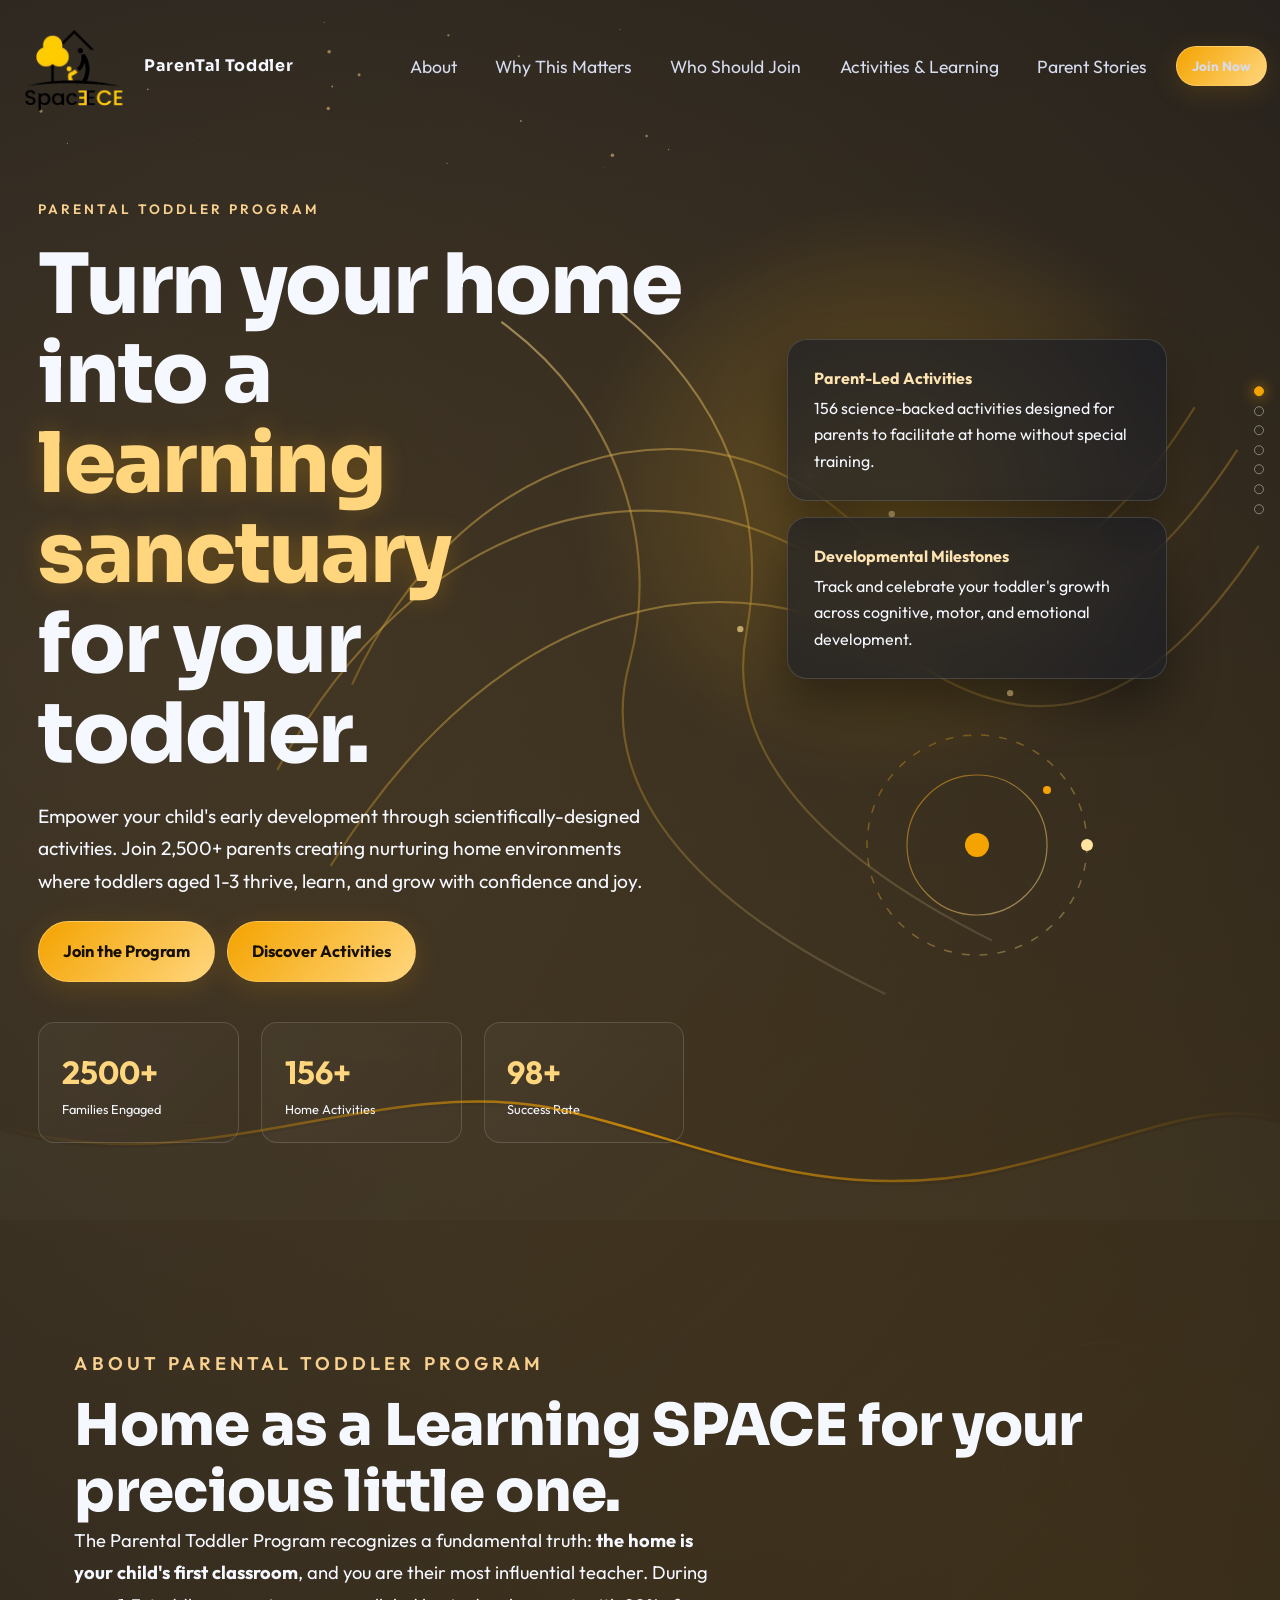
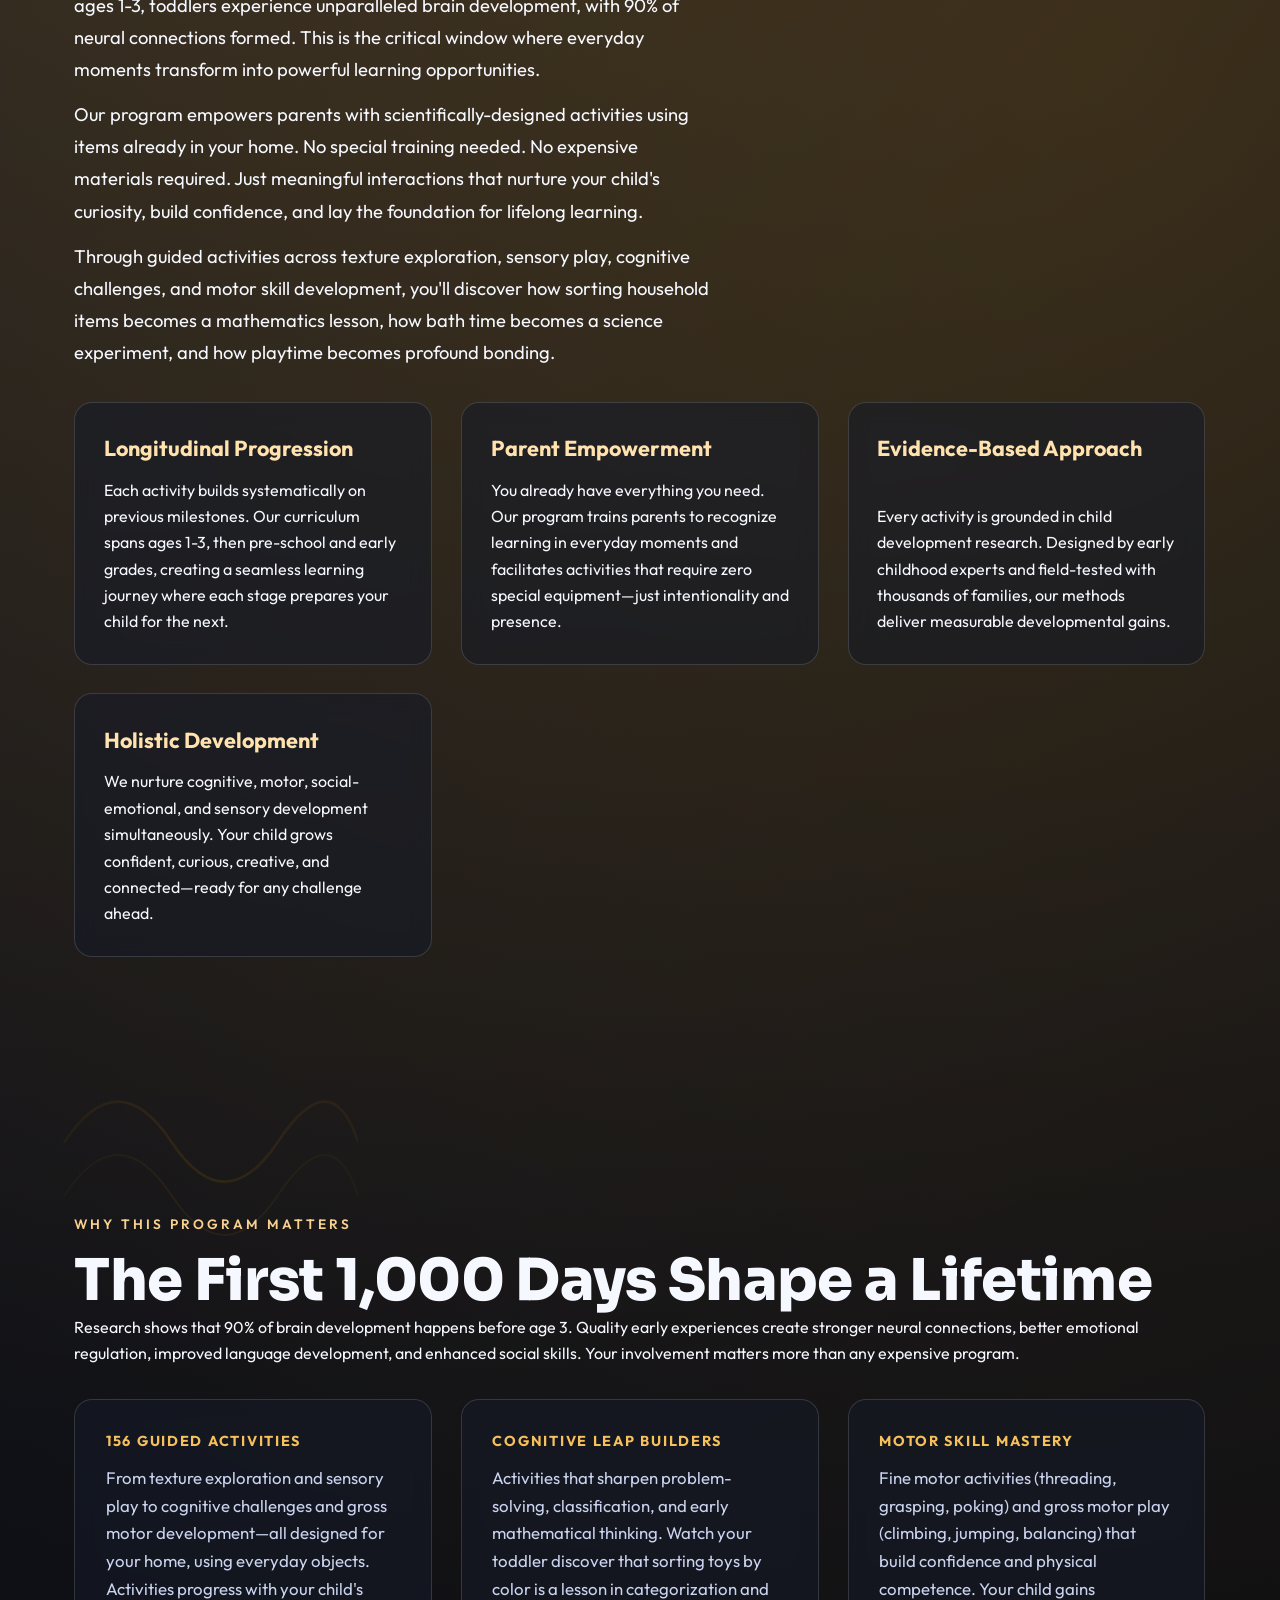
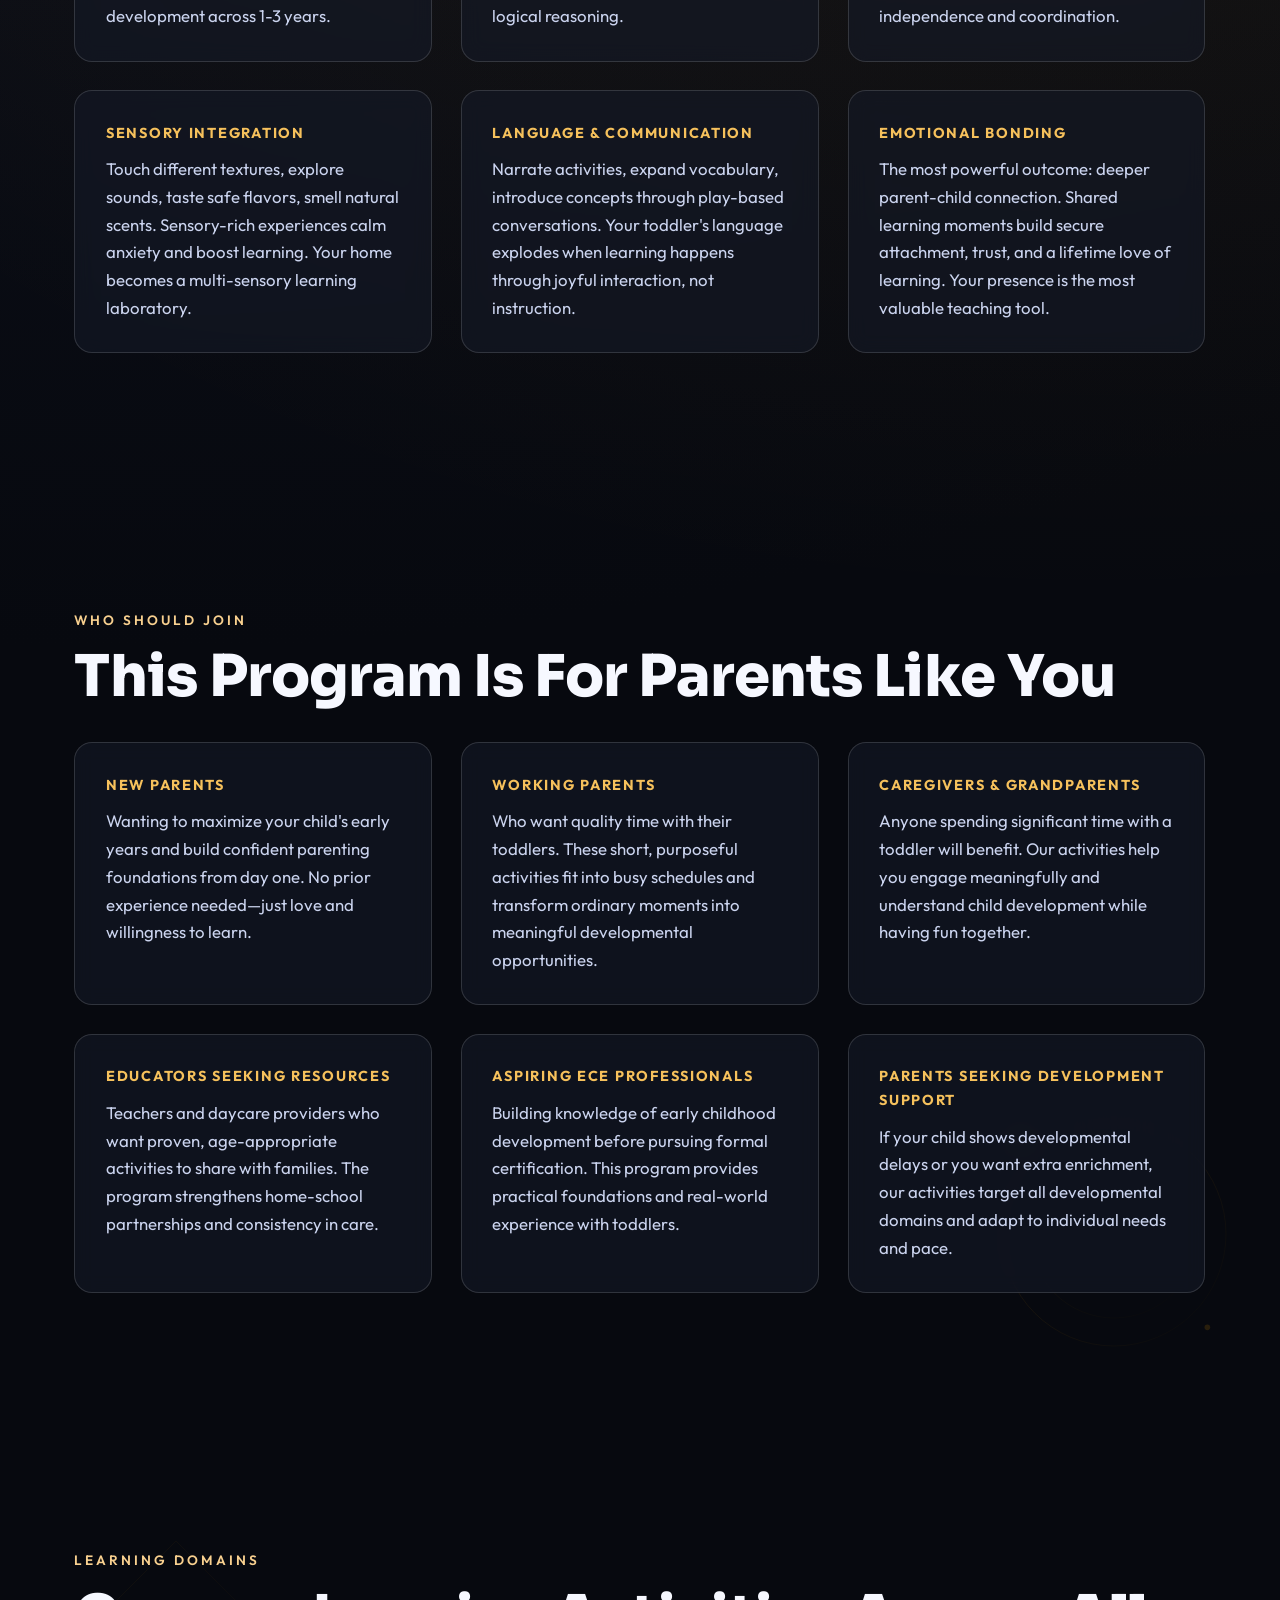
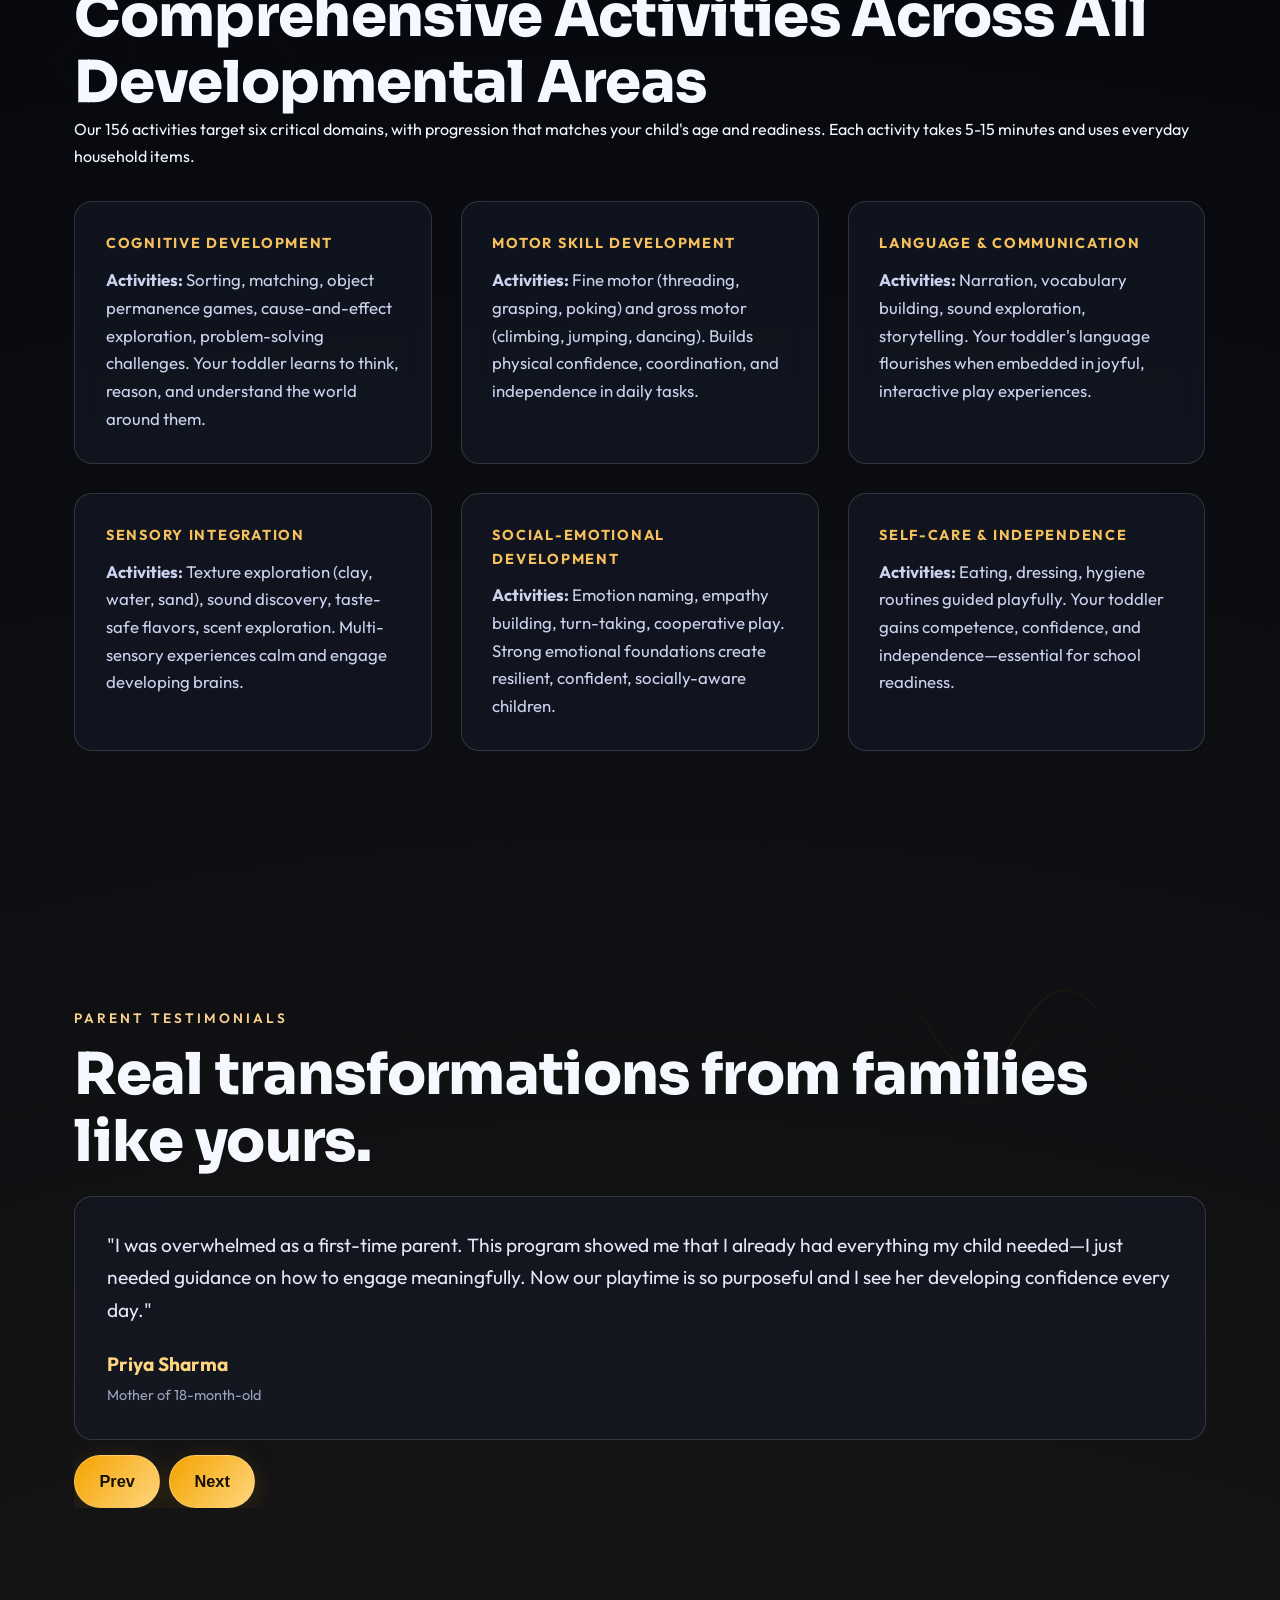
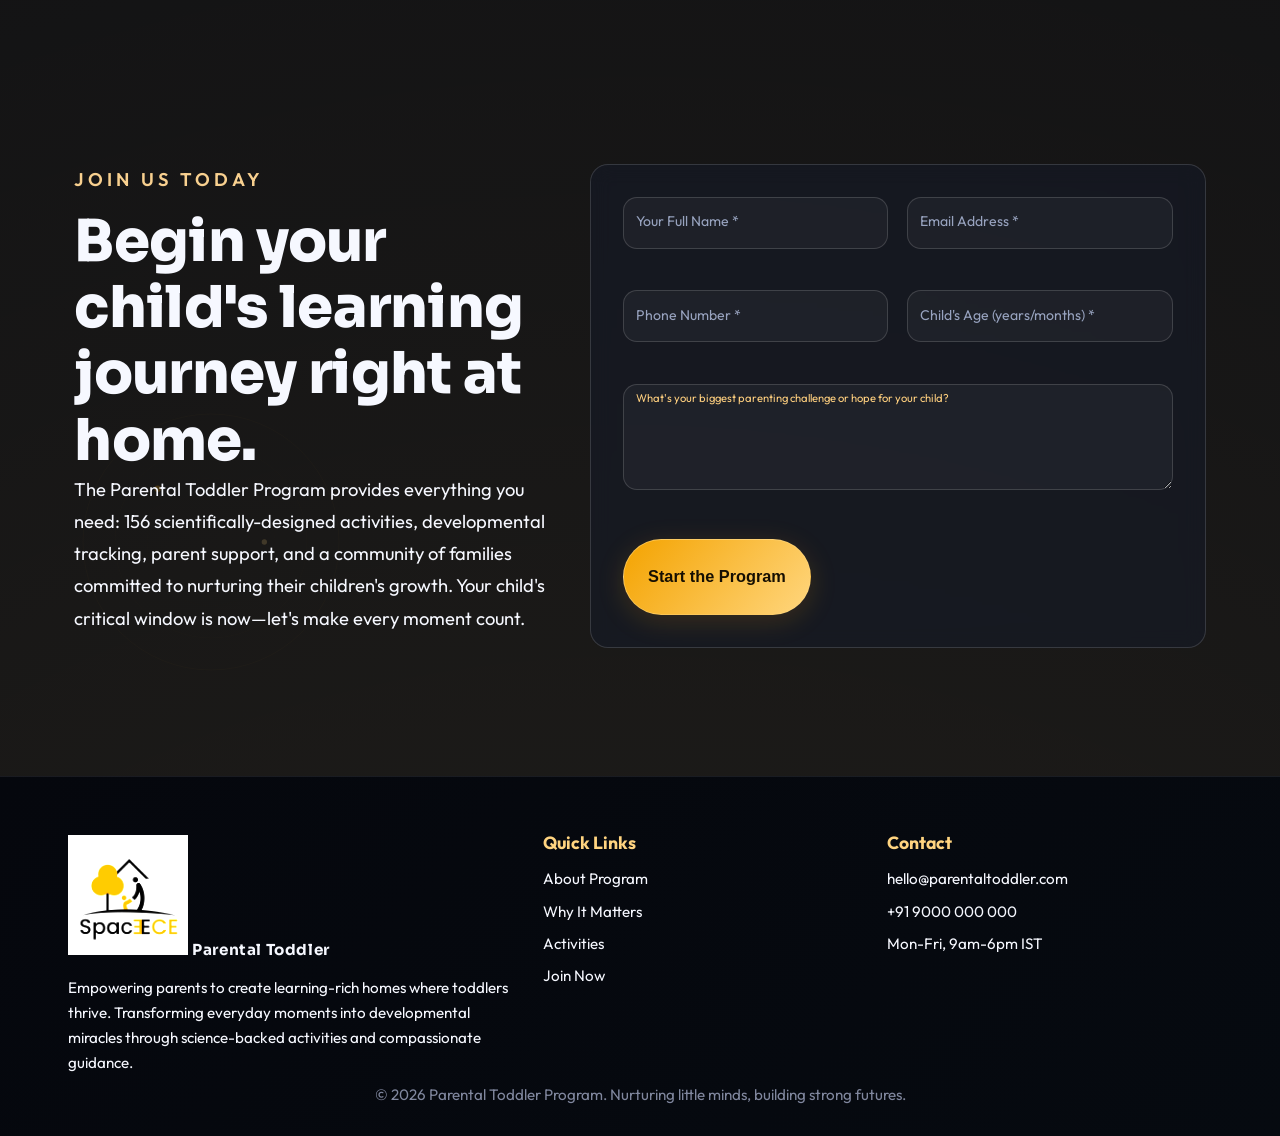
<file: Parental-Toodlar-Program/index.html>
<!DOCTYPE html>
<html lang="en">

<head>
    <meta charset="UTF-8" />
    <meta name="viewport" content="width=device-width, initial-scale=1.0" />
    <meta name="description"
        content="Parental Toddler Program - Transform your home into a learning sanctuary. Science-backed activities for ages 1-3. Empower parents to guide early childhood development with confidence and joy." />
    <title>Parental Toddler Program | Home-as-a-Learning-SPACE</title>
    <link rel="preconnect" href="https://fonts.googleapis.com" />
    <link rel="preconnect" href="https://fonts.gstatic.com" crossorigin />
    <link
        href="https://fonts.googleapis.com/css2?family=Outfit:wght@300;400;500;600;700;800&family=Sora:wght@400;500;600;700&display=swap"
        rel="stylesheet" />
    <link rel="stylesheet" href="./assets/css/style.css" />
</head>

<body>
    <div class="page-loader" id="pageLoader" aria-hidden="true">
        <div class="loader-core"></div>
        <p>ParenTal Toddler</p>
    </div>

    <div class="scroll-progress" id="scrollProgress" aria-hidden="true"></div>
    <button id="backToTop" class="back-to-top" aria-label="Back to top" title="Back to top">↑</button>

    <header class="site-header" id="siteHeader">
        <a href="#hero" class="brand">
            <img src="./assets/img/spaceece_logo.png" alt="Parental Toddler Program logo" width="42" height="42"
                loading="lazy" />
            <span>ParenTal Toddler</span>
        </a>

        <nav class="main-nav" id="mainNav" aria-label="Main navigation">
            <a href="#about">About</a>
            <a href="#highlights">Why This Matters</a>
            <a href="#who-can-apply">Who Should Join</a>
            <a href="#curriculum">Activities & Learning</a>
            <a href="#testimonials">Parent Stories</a>
            <a href="#register" class="btn mini magnetic">Join Now</a>
        </nav>

        <button class="menu-btn" id="menuBtn" aria-label="Toggle menu" aria-expanded="false">
            <span></span><span></span>
        </button>
    </header>

    <aside class="section-dots" id="sectionDots" aria-label="Section indicator"></aside>

    <main>
        <section class="hero section" id="hero" data-section="Hero">
            <canvas class="particles" id="particles" aria-hidden="true"></canvas>
            <div class="hero-rays" aria-hidden="true"></div>
            <div class="hero-svg" aria-hidden="true">
                <svg viewBox="0 0 1200 900" role="presentation">
                    <defs>
                        <linearGradient id="meshStroke" x1="0%" y1="0%" x2="100%" y2="100%">
                            <stop offset="0%" stop-color="#ffd67e" stop-opacity="0.65" />
                            <stop offset="50%" stop-color="#f4a300" stop-opacity="0.35" />
                            <stop offset="100%" stop-color="#fff3ce" stop-opacity="0.15" />
                        </linearGradient>
                        <radialGradient id="meshGlow" cx="50%" cy="50%" r="55%">
                            <stop offset="0%" stop-color="#f4a300" stop-opacity="0.34" />
                            <stop offset="100%" stop-color="#f4a300" stop-opacity="0" />
                        </radialGradient>
                        <filter id="softBlur">
                            <feGaussianBlur stdDeviation="16" />
                        </filter>
                    </defs>
                    <ellipse cx="840" cy="340" rx="280" ry="250" fill="url(#meshGlow)" filter="url(#softBlur)" />
                    <g fill="none" stroke="url(#meshStroke)" stroke-width="2">
                        <path d="M330,520 C430,300 650,240 790,360 C920,470 1020,420 1120,260" />
                        <path d="M260,600 C390,360 610,300 780,410 C930,510 1050,470 1160,300" />
                        <path d="M310,690 C470,430 690,390 860,500 C980,580 1080,540 1180,390" />
                        <path d="M580,170 C680,250 720,360 700,470 C680,570 750,670 930,760" />
                        <path d="M470,180 C580,260 620,390 590,500 C560,610 640,720 830,810" />
                    </g>
                    <g fill="#ffd67e" fill-opacity="0.85">
                        <circle cx="760" cy="322" r="4" />
                        <circle cx="836" cy="360" r="3" />
                        <circle cx="905" cy="420" r="4" />
                        <circle cx="694" cy="468" r="3" />
                        <circle cx="947" cy="528" r="3" />
                    </g>
                </svg>
            </div>

            <div class="hero-content reveal">
                <p class="eyebrow">Parental Toddler Program</p>
                <h1>Turn your home into a <span>learning sanctuary</span> for your toddler.</h1>
                <p class="lead">Empower your child's early development through scientifically-designed activities. Join
                    2,500+ parents creating nurturing home environments where toddlers aged 1-3 thrive, learn, and grow
                    with confidence and joy.</p>

                <div class="hero-cta">
                    <a href="#register" class="btn magnetic ripple">Join the Program</a>
                    <a href="#curriculum" class="btn btn-ghost magnetic ripple">Discover Activities</a>
                </div>

                <div class="stats">
                    <article>
                        <h3 data-counter="2500">0</h3>
                        <p>Families Engaged</p>
                    </article>
                    <article>
                        <h3 data-counter="156">0</h3>
                        <p>Home Activities</p>
                    </article>
                    <article>
                        <h3 data-counter="98">0</h3>
                        <p>Success Rate</p>
                    </article>
                </div>
            </div>

            <div class="hero-visual reveal">
                <div class="glass-card tilt floating">
                    <h4>Parent-Led Activities</h4>
                    <p>156 science-backed activities designed for parents to facilitate at home without special
                        training.</p>
                </div>
                <div class="glass-card tilt floating delay">
                    <h4>Developmental Milestones</h4>
                    <p>Track and celebrate your toddler's growth across cognitive, motor, and emotional development.</p>
                </div>

                <div class="hero-orbit" aria-hidden="true">
                    <svg viewBox="0 0 300 300">
                        <defs>
                            <linearGradient id="ringGradient" x1="0" y1="0" x2="1" y2="1">
                                <stop offset="0%" stop-color="#f4a300" />
                                <stop offset="100%" stop-color="#ffe39f" />
                            </linearGradient>
                        </defs>
                        <circle cx="150" cy="150" r="110" fill="none" stroke="url(#ringGradient)" stroke-opacity="0.35"
                            stroke-width="1.5" stroke-dasharray="8 10"></circle>
                        <circle cx="150" cy="150" r="70" fill="none" stroke="url(#ringGradient)" stroke-opacity="0.5"
                            stroke-width="1.2"></circle>
                        <circle cx="150" cy="150" r="12" fill="#f4a300"></circle>
                        <circle class="orb orb-1" cx="260" cy="150" r="6" fill="#ffe39f"></circle>
                        <circle class="orb orb-2" cx="220" cy="95" r="4" fill="#f4a300"></circle>
                    </svg>
                </div>
            </div>
            <div class="hero-divider" aria-hidden="true">
                <svg viewBox="0 0 1440 160" preserveAspectRatio="none">
                    <defs>
                        <linearGradient id="dividerGlow" x1="0%" y1="0%" x2="100%" y2="0%">
                            <stop offset="0%" stop-color="#f4a300" stop-opacity="0" />
                            <stop offset="50%" stop-color="#f4a300" stop-opacity="0.7" />
                            <stop offset="100%" stop-color="#f4a300" stop-opacity="0" />
                        </linearGradient>
                    </defs>
                    <path
                        d="M0,70 C220,130 420,18 620,52 C760,76 920,154 1120,114 C1270,85 1360,40 1440,64 L1440,160 L0,160 Z"
                        fill="rgba(255,255,255,0.02)" />
                    <path d="M0,66 C220,126 420,14 620,48 C760,72 920,150 1120,110 C1270,81 1360,36 1440,60" fill="none"
                        stroke="url(#dividerGlow)" stroke-width="2.5" />
                </svg>
            </div>
        </section>

        <section class="about section" id="about" data-section="About">
            <div class="decorative-svg decoration-1" aria-hidden="true">
                <svg viewBox="0 0 200 200" role="presentation">
                    <defs>
                        <linearGradient id="decGrad1" x1="0%" y1="0%" x2="100%" y2="100%">
                            <stop offset="0%" stop-color="#f4a300" stop-opacity="0.2" />
                            <stop offset="100%" stop-color="#f4a300" stop-opacity="0" />
                        </linearGradient>
                    </defs>
                    <circle cx="100" cy="100" r="95" fill="none" stroke="url(#decGrad1)" stroke-width="0.5" />
                    <circle cx="100" cy="100" r="75" fill="none" stroke="url(#decGrad1)" stroke-width="0.3"
                        opacity="0.6" />
                    <path d="M100,20 Q180,100 100,180 Q20,100 100,20" fill="none" stroke="url(#decGrad1)"
                        stroke-width="0.5" />
                </svg>
            </div>
            <div class="content-wrap">
                <div class="copy reveal">
                    <p class="eyebrow">About Parental Toddler Program</p>
                    <h2>Home as a Learning SPACE for your precious little one.</h2>
                    <p>The Parental Toddler Program recognizes a fundamental truth: <strong>the home is your child's
                            first classroom</strong>, and you are their most influential teacher. During ages 1-3,
                        toddlers experience unparalleled brain development, with 90% of neural connections formed. This
                        is the critical window where everyday moments transform into powerful learning opportunities.
                    </p>

                    <p>Our program empowers parents with scientifically-designed activities using items already in your
                        home. No special training needed. No expensive materials required. Just meaningful interactions
                        that nurture your child's curiosity, build confidence, and lay the foundation for lifelong
                        learning.</p>

                    <p>Through guided activities across texture exploration, sensory play, cognitive challenges, and
                        motor skill development, you'll discover how sorting household items becomes a mathematics
                        lesson, how bath time becomes a science experiment, and how playtime becomes profound bonding.
                    </p>
                </div>

                <div class="feature-grid">
                    <article class="feature-card tilt reveal glow-border">
                        <h3>Longitudinal Progression</h3>
                        <p>Each activity builds systematically on previous milestones. Our curriculum spans ages 1-3,
                            then pre-school and early grades, creating a seamless learning journey where each stage
                            prepares your child for the next.</p>
                    </article>
                    <article class="feature-card tilt reveal glow-border">
                        <h3>Parent Empowerment</h3>
                        <p>You already have everything you need. Our program trains parents to recognize learning in
                            everyday moments and facilitates activities that require zero special equipment—just
                            intentionality and presence.</p>
                    </article>
                    <article class="feature-card tilt reveal glow-border">
                        <h3>Evidence-Based Approach</h3>
                        <p>Every activity is grounded in child development research. Designed by early childhood experts
                            and field-tested with thousands of families, our methods deliver measurable developmental
                            gains.</p>
                    </article>
                    <article class="feature-card tilt reveal glow-border">
                        <h3>Holistic Development</h3>
                        <p>We nurture cognitive, motor, social-emotional, and sensory development simultaneously. Your
                            child grows confident, curious, creative, and connected—ready for any challenge ahead.</p>
                    </article>
                </div>
            </div>
        </section>

        <section class="highlights section" id="highlights" data-section="Highlights">
            <div class="decorative-svg decoration-2" aria-hidden="true">
                <svg viewBox="0 0 240 160" role="presentation">
                    <defs>
                        <linearGradient id="decGrad2" x1="0%" y1="50%" x2="100%" y2="50%">
                            <stop offset="0%" stop-color="#f4a300" stop-opacity="0.15" />
                            <stop offset="50%" stop-color="#f4a300" stop-opacity="0.3" />
                            <stop offset="100%" stop-color="#f4a300" stop-opacity="0.15" />
                        </linearGradient>
                    </defs>
                    <path d="M20,80 Q60,20 100,80 T180,80 T240,80" fill="none" stroke="url(#decGrad2)" stroke-width="2"
                        stroke-linecap="round" />
                    <path d="M20,120 Q60,60 100,120 T180,120 T240,120" fill="none" stroke="url(#decGrad2)"
                        stroke-width="1.5" opacity="0.7" stroke-linecap="round" />
                </svg>
            </div>
            <div class="content-wrap">
                <div class="heading reveal">
                    <p class="eyebrow">Why This Program Matters</p>
                    <h2>The First 1,000 Days Shape a Lifetime</h2>
                    <p>Research shows that 90% of brain development happens before age 3. Quality early experiences
                        create stronger neural connections, better emotional regulation, improved language development,
                        and enhanced social skills. Your involvement matters more than any expensive program.</p>
                </div>

                <div class="feature-grid">
                    <article class="learn-card glow-border">
                        <h3>156 Guided Activities</h3>
                        <p>From texture exploration and sensory play to cognitive challenges and gross motor
                            development—all designed for your home, using everyday objects. Activities progress with
                            your child's development across 1-3 years.</p>
                    </article>

                    <article class="learn-card glow-border">
                        <h3>Cognitive Leap Builders</h3>
                        <p>Activities that sharpen problem-solving, classification, and early mathematical thinking.
                            Watch your toddler discover that sorting toys by color is a lesson in categorization and
                            logical reasoning.</p>
                    </article>

                    <article class="learn-card glow-border">
                        <h3>Motor Skill Mastery</h3>
                        <p>Fine motor activities (threading, grasping, poking) and gross motor play (climbing, jumping,
                            balancing) that build confidence and physical competence. Your child gains independence and
                            coordination.</p>
                    </article>

                    <article class="learn-card glow-border">
                        <h3>Sensory Integration</h3>
                        <p>Touch different textures, explore sounds, taste safe flavors, smell natural scents.
                            Sensory-rich experiences calm anxiety and boost learning. Your home becomes a multi-sensory
                            learning laboratory.</p>
                    </article>

                    <article class="learn-card glow-border">
                        <h3>Language & Communication</h3>
                        <p>Narrate activities, expand vocabulary, introduce concepts through play-based conversations.
                            Your toddler's language explodes when learning happens through joyful interaction, not
                            instruction.</p>
                    </article>

                    <article class="learn-card glow-border">
                        <h3>Emotional Bonding</h3>
                        <p>The most powerful outcome: deeper parent-child connection. Shared learning moments build
                            secure attachment, trust, and a lifetime love of learning. Your presence is the most
                            valuable teaching tool.</p>
                    </article>
                </div>
            </div>
        </section>

        <section class="who-can-apply section" id="who-can-apply" data-section="Who Can Apply">
            <div class="decorative-svg decoration-3" aria-hidden="true">
                <svg viewBox="0 0 300 300" role="presentation">
                    <defs>
                        <linearGradient id="decGrad3" x1="50%" y1="50%" x2="100%" y2="100%">
                            <stop offset="0%" stop-color="#f4a300" stop-opacity="0.25" />
                            <stop offset="100%" stop-color="#f4a300" stop-opacity="0" />
                        </linearGradient>
                    </defs>
                    <circle cx="150" cy="150" r="120" fill="none" stroke="url(#decGrad3)" stroke-width="0.8" />
                    <circle cx="150" cy="150" r="90" fill="none" stroke="url(#decGrad3)" stroke-width="0.6"
                        opacity="0.7" />
                    <circle cx="50" cy="50" r="4" fill="#f4a300" opacity="0.5" />
                    <circle cx="250" cy="250" r="3" fill="#f4a300" opacity="0.4" />
                </svg>
            </div>
            <div class="content-wrap">
                <div class="heading reveal">
                    <p class="eyebrow">Who Should Join</p>
                    <h2>This Program Is For Parents Like You</h2>
                </div>

                <div class="feature-grid">
                    <article class="learn-card glow-border">
                        <h3>New Parents</h3>
                        <p>Wanting to maximize your child's early years and build confident parenting foundations from
                            day one. No prior experience needed—just love and willingness to learn.</p>
                    </article>

                    <article class="learn-card glow-border">
                        <h3>Working Parents</h3>
                        <p>Who want quality time with their toddlers. These short, purposeful activities fit into busy
                            schedules and transform ordinary moments into meaningful developmental opportunities.</p>
                    </article>

                    <article class="learn-card glow-border">
                        <h3>Caregivers & Grandparents</h3>
                        <p>Anyone spending significant time with a toddler will benefit. Our activities help you engage
                            meaningfully and understand child development while having fun together.</p>
                    </article>

                    <article class="learn-card glow-border">
                        <h3>Educators Seeking Resources</h3>
                        <p>Teachers and daycare providers who want proven, age-appropriate activities to share with
                            families. The program strengthens home-school partnerships and consistency in care.</p>
                    </article>

                    <article class="learn-card glow-border">
                        <h3>Aspiring ECE Professionals</h3>
                        <p>Building knowledge of early childhood development before pursuing formal certification. This
                            program provides practical foundations and real-world experience with toddlers.</p>
                    </article>

                    <article class="learn-card glow-border">
                        <h3>Parents Seeking Development Support</h3>
                        <p>If your child shows developmental delays or you want extra enrichment, our activities target
                            all developmental domains and adapt to individual needs and pace.</p>
                    </article>
                </div>
            </div>
        </section>

        <section class="curriculum section" id="curriculum" data-section="Curriculum">
            <div class="decorative-svg decoration-4" aria-hidden="true">
                <svg viewBox="0 0 200 300" role="presentation">
                    <defs>
                        <linearGradient id="decGrad4" x1="0%" y1="0%" x2="100%" y2="100%">
                            <stop offset="0%" stop-color="#f4a300" stop-opacity="0.2" />
                            <stop offset="100%" stop-color="#f4a300" stop-opacity="0" />
                        </linearGradient>
                    </defs>
                    <path d="M100,10 L180,90 L140,150 L60,150 L20,90 Z" fill="none" stroke="url(#decGrad4)"
                        stroke-width="0.5" />
                    <circle cx="100" cy="80" r="30" fill="none" stroke="url(#decGrad4)" stroke-width="0.3"
                        opacity="0.6" />
                </svg>
            </div>
            <div class="content-wrap">
                <div class="heading reveal">
                    <p class="eyebrow">Learning Domains</p>
                    <h2>Comprehensive Activities Across All Developmental Areas</h2>
                    <p>Our 156 activities target six critical domains, with progression that matches your child's age
                        and readiness. Each activity takes 5-15 minutes and uses everyday household items.</p>
                </div>

                <div class="feature-grid">
                    <article class="learn-card glow-border">
                        <h3>Cognitive Development</h3>
                        <p><strong>Activities:</strong> Sorting, matching, object permanence games, cause-and-effect
                            exploration, problem-solving challenges. Your toddler learns to think, reason, and
                            understand the world around them.</p>
                    </article>

                    <article class="learn-card glow-border">
                        <h3>Motor Skill Development</h3>
                        <p><strong>Activities:</strong> Fine motor (threading, grasping, poking) and gross motor
                            (climbing, jumping, dancing). Builds physical confidence, coordination, and independence in
                            daily tasks.</p>
                    </article>

                    <article class="learn-card glow-border">
                        <h3>Language & Communication</h3>
                        <p><strong>Activities:</strong> Narration, vocabulary building, sound exploration, storytelling.
                            Your toddler's language flourishes when embedded in joyful, interactive play experiences.
                        </p>
                    </article>

                    <article class="learn-card glow-border">
                        <h3>Sensory Integration</h3>
                        <p><strong>Activities:</strong> Texture exploration (clay, water, sand), sound discovery,
                            taste-safe flavors, scent exploration. Multi-sensory experiences calm and engage developing
                            brains.</p>
                    </article>

                    <article class="learn-card glow-border">
                        <h3>Social-Emotional Development</h3>
                        <p><strong>Activities:</strong> Emotion naming, empathy building, turn-taking, cooperative play.
                            Strong emotional foundations create resilient, confident, socially-aware children.</p>
                    </article>

                    <article class="learn-card glow-border">
                        <h3>Self-Care & Independence</h3>
                        <p><strong>Activities:</strong> Eating, dressing, hygiene routines guided playfully. Your
                            toddler gains competence, confidence, and independence—essential for school readiness.</p>
                    </article>
                </div>
            </div>
        </section>

        <section class="testimonials section" id="testimonials" data-section="Stories">
            <div class="decorative-svg decoration-5" aria-hidden="true">
                <svg viewBox="0 0 320 200" role="presentation">
                    <defs>
                        <linearGradient id="decGrad5" x1="0%" y1="50%" x2="100%" y2="50%">
                            <stop offset="0%" stop-color="#f4a300" stop-opacity="0" />
                            <stop offset="50%" stop-color="#f4a300" stop-opacity="0.2" />
                            <stop offset="100%" stop-color="#f4a300" stop-opacity="0" />
                        </linearGradient>
                    </defs>
                    <path d="M 20,100 Q 60,30 100,100 T 180,100 T 260,100 T 320,100" fill="none" stroke="url(#decGrad5)"
                        stroke-width="1.5" stroke-linecap="round" />
                    <path d="M 20,130 Q 60,60 100,130 T 180,130 T 260,130 T 320,130" fill="none" stroke="url(#decGrad5)"
                        stroke-width="1" opacity="0.7" stroke-linecap="round" />
                </svg>
            </div>
            <div class="content-wrap">
                <div class="heading reveal">
                    <p class="eyebrow">Parent Testimonials</p>
                    <h2>Real transformations from families like yours.</h2>
                </div>

                <div class="testimonial-slider reveal" id="testimonialSlider">
                    <div class="slides" id="slidesTrack">
                        <article class="slide glow-border">
                            <p>"I was overwhelmed as a first-time parent. This program showed me that I already had
                                everything my child needed—I just needed guidance on how to engage meaningfully. Now our
                                playtime is so purposeful and I see her developing confidence every day."</p>
                            <h4>Priya Sharma</h4>
                            <span>Mother of 18-month-old</span>
                        </article>
                        <article class="slide glow-border">
                            <p>"My son was shy and hesitant. Through these activities, he's opened up—more verbal, more
                                curious, more willing to try new things. The bond between us strengthened so much. This
                                program gives structure without pressure."</p>
                            <h4>Rajesh Kumar</h4>
                            <span>Father of 2-year-old</span>
                        </article>
                        <article class="slide glow-border">
                            <p>"As a working mother, I felt guilty about time away. These activities showed me that 15
                                focused minutes of quality play is worth more than hours of passive interaction. My
                                daughter learned so much and I became the parent I wanted to be."</p>
                            <h4>Ananya Verma</h4>
                            <span>Working Mother of 2</span>
                        </article>
                        <article class="slide glow-border">
                            <p>"The progression in the curriculum is brilliant. I never felt lost or overwhelmed.
                                Activities grew with my child. By age 3, he was so ready for preschool—emotionally,
                                cognitively, and socially ahead of peers."</p>
                            <h4>Vikram Patel</h4>
                            <span>Father of 3-year-old</span>
                        </article>
                        <article class="slide glow-border">
                            <p>"What amazed me was how ordinary objects became learning tools. Bath time, meal time,
                                playtime—everything became an opportunity. My daughter's language exploded and her
                                confidence is remarkable."</p>
                            <h4>Deepika Reddy</h4>
                            <span>Mother of 20-month-old</span>
                        </article>
                        <article class="slide glow-border">
                            <p>"I'm a teacher and I recommend this to all parents. The science is solid, the activities
                                are practical, and the results are visible. This program should be recommended to every
                                parent of a toddler."</p>
                            <h4>Meera Iyer</h4>
                            <span>Teacher & Parent</span>
                        </article>
                        <article class="slide glow-border">
                            <p>"As a grandparent, I finally understand what my grandchildren need to thrive. These
                                activities aren't just fun—they're developmental miracles in disguise. My granddaughter
                                adores our learning time together."</p>
                            <h4>Savitri Devi</h4>
                            <span>Grandmother & Caregiver</span>
                        </article>
                        <article class="slide glow-border">
                            <p>"The program confirmed what I felt intuitively but didn't know how to implement. Now I'm
                                confident in my parenting approach, and my son is thriving. Seeing developmental
                                milestones hit on time has been such a relief."</p>
                            <h4>Neha Bansal</h4>
                            <span>New Mother</span>
                        </article>
                    </div>
                    <div class="slider-controls">
                        <button id="prevSlide" class="btn btn-ghost ripple" type="button">Prev</button>
                        <button id="nextSlide" class="btn ripple" type="button">Next</button>
                    </div>
                </div>
            </div>
        </section>

        <section class="register section" id="register" data-section="Register">
            <div class="decorative-svg decoration-6" aria-hidden="true">
                <svg viewBox="0 0 300 300" role="presentation">
                    <defs>
                        <radialGradient id="decGrad6" cx="50%" cy="50%" r="70%">
                            <stop offset="0%" stop-color="#ffd67e" stop-opacity="0.25" />
                            <stop offset="100%" stop-color="#f4a300" stop-opacity="0" />
                        </radialGradient>
                    </defs>
                    <circle cx="150" cy="150" r="120" fill="none" stroke="url(#decGrad6)" stroke-width="0.8" />
                    <circle cx="150" cy="150" r="90" fill="none" stroke="url(#decGrad6)" stroke-width="0.6"
                        opacity="0.7" />
                    <circle cx="150" cy="150" r="60" fill="none" stroke="url(#decGrad6)" stroke-width="0.5"
                        opacity="0.5" />
                    <circle cx="100" cy="100" r="3" fill="#f4a300" opacity="0.6" />
                    <circle cx="200" cy="150" r="2.5" fill="#ffd67e" opacity="0.5" />
                </svg>
            </div>
            <div class="content-wrap register-wrap">
                <div class="copy reveal">
                    <p class="eyebrow">Join Us Today</p>
                    <h2>Begin your child's learning journey right at home.</h2>
                    <p>The Parental Toddler Program provides everything you need: 156 scientifically-designed
                        activities, developmental tracking, parent support, and a community of families committed to
                        nurturing their children's growth. Your child's critical window is now—let's make every moment
                        count.</p>
                </div>

                <form class="register-form reveal glow-border" id="registerForm" novalidate>
                    <div class="field">
                        <input id="fullName" name="fullName" type="text" placeholder=" " required />
                        <label for="fullName">Your Full Name *</label>
                    </div>
                    <div class="field">
                        <input id="email" name="email" type="email" placeholder=" " required />
                        <label for="email">Email Address *</label>
                    </div>
                    <div class="field">
                        <input id="phone" name="phone" type="tel" placeholder=" " required />
                        <label for="phone">Phone Number *</label>
                    </div>
                    <div class="field">
                        <input id="childAge" name="childAge" type="text" placeholder=" " required />
                        <label for="childAge">Child's Age (years/months) *</label>
                    </div>
                    <div class="field full">
                        <textarea id="message" name="message" rows="4" placeholder=" "></textarea>
                        <label for="message">What's your biggest parenting challenge or hope for your child?</label>
                    </div>

                    <button type="submit" class="btn magnetic ripple" id="submitBtn">Start the Program</button>
                </form>
            </div>
        </section>
    </main>

    <footer class="site-footer">
        <div class="content-wrap footer-wrap">
            <div>
                <a href="#hero" class="brand footer-brand">
                    <img src="./assets/img/footer_logo.png" alt="Parental Toddler Program logo" width="42" height="42"
                        loading="lazy" />
                    <span>Parental Toddler</span>
                </a>
                <p>Empowering parents to create learning-rich homes where toddlers thrive. Transforming everyday moments
                    into developmental miracles through science-backed activities and compassionate guidance.</p>
            </div>
            <div>
                <h4>Quick Links</h4>
                <a href="#about">About Program</a>
                <a href="#highlights">Why It Matters</a>
                <a href="#curriculum">Activities</a>
                <a href="#register">Join Now</a>
            </div>
            <div>
                <h4>Contact</h4>
                <p>hello@parentaltoddler.com</p>
                <p>+91 9000 000 000</p>
                <p>Mon-Fri, 9am-6pm IST</p>
            </div>
        </div>
        <p class="copyright">&copy; <span id="year"></span> Parental Toddler Program. Nurturing little minds, building
            strong futures.</p>
    </footer>

    <script src="./assets/js/script.js"></script>
</body>

</html>
</file>
<file: Parental-Toodlar-Program/assets/css/style.css>
:root {
  --bg: #07090f;
  --bg-soft: #0d111b;
  --bg-card: rgba(22, 27, 41, 0.58);
  --bg-card-strong: rgba(18, 22, 34, 0.92);
  --text: #f6f8ff;
  --text-soft: #a2abc2;
  --accent: #f4a300;
  --accent-soft: #ffd67e;
  --line: rgba(255, 255, 255, 0.14);
  --glow: 0 0 36px rgba(244, 163, 0, 0.35);
  --radius: 18px;
  --radius-lg: 26px;
}

* {
  box-sizing: border-box;
  margin: 0;
  padding: 0;
}

html {
  scroll-behavior: smooth;
}

body {
  font-family: "Outfit", sans-serif;
  background:
    radial-gradient(circle at 14% 8%, rgba(244, 163, 0, 0.16) 0%, rgba(244, 163, 0, 0) 34%),
    radial-gradient(circle at 86% 22%, rgba(244, 163, 0, 0.14) 0%, rgba(244, 163, 0, 0) 36%),
    radial-gradient(circle at 50% 110%, rgba(255, 214, 126, 0.12) 0%, rgba(255, 214, 126, 0) 42%),
    radial-gradient(circle at 10% 10%, #151b2e 0%, var(--bg) 45%),
    linear-gradient(140deg, #06070d 0%, #080d17 50%, #07090f 100%);
  color: var(--text);
  line-height: 1.65;
  overflow-x: hidden;
}

main {
  scroll-snap-type: y proximity;
}

.section {
  position: relative;
  scroll-snap-align: start;
  padding: clamp(5.2rem, 10vw, 8.5rem) clamp(1rem, 3vw, 3rem);
}

.content-wrap {
  width: min(1500px, 94%);
  margin: 0 auto;
}

.copy {
  position: relative;
  z-index: 1;
}

.copy p {
  font-size: clamp(1rem, 2vw, 1.15rem);
  line-height: 1.75;
  max-width: 640px;
  margin-bottom: 0.8rem;
}

a {
  color: inherit;
  text-decoration: none;
}

/* Loader */
.page-loader {
  position: fixed;
  inset: 0;
  z-index: 1200;
  display: grid;
  place-items: center;
  gap: 0.8rem;
  background: #03050a;
  transition: opacity 0.6s ease, visibility 0.6s ease;
}

.page-loader.hide {
  opacity: 0;
  visibility: hidden;
}

.loader-core {
  width: 58px;
  height: 58px;
  border: 2px solid rgba(255, 255, 255, 0.18);
  border-top-color: var(--accent);
  border-radius: 50%;
  animation: spin 1s linear infinite;
}

.page-loader p {
  letter-spacing: 0.2em;
  text-transform: uppercase;
  color: #f8d9a0;
  font-size: 0.8rem;
}

@keyframes spin {
  to {
    transform: rotate(360deg);
  }
}

/* Cursor glow - removed */
.cursor-glow { display: none !important; }

/* Progress */
.scroll-progress {
  position: fixed;
  top: 0;
  left: 0;
  height: 3px;
  width: 0;
  z-index: 1100;
  background: linear-gradient(90deg, #f4a300, #ffd67e);
  box-shadow: var(--glow);
}

/* Header */
.site-header {
  position: fixed;
  top: 0;
  left: 0;
  right: 0;
  z-index: 1000;
  display: flex;
  align-items: center;
  justify-content: space-between;
  padding: 0.4rem 0.8rem;
  border-bottom: 1px solid transparent;
  transition: background 0.4s ease, border-color 0.4s ease, backdrop-filter 0.4s ease;
}

.site-header.scrolled {
  background: rgba(6, 8, 14, 0.8);
  border-color: rgba(255, 255, 255, 0.08);
  backdrop-filter: blur(12px);
}

.brand {
  display: flex;
  align-items: center;
  gap: 0.7rem;
  font-family: "Sora", sans-serif;
  font-weight: 700;
  letter-spacing: 0.04em;
}

.brand img {
  width: 120px;
  height: 120px;
  object-fit: contain;
  filter: brightness(1.2);
}

@media (max-width: 760px) {
  .brand img {
    width: 90px;
    height: 90px;
  }
}

.main-nav {
  display: flex;
  align-items: center;
  gap: 1.2rem;
}

.main-nav a {
  font-size: 1.1rem;
  color: #d6dbee;
  position: relative;
  padding: 0.3rem 0.6rem;
}

.main-nav a::after {
  content: "";
  position: absolute;
  left: 0;
  right: 100%;
  bottom: -0.3rem;
  height: 2px;
  background: var(--accent);
  transition: right 0.3s ease;
}

.main-nav a:hover::after,
.main-nav a.active::after {
  right: 0;
}

.menu-btn {
  display: none;
  width: 42px;
  height: 42px;
  border: 1px solid var(--line);
  border-radius: 10px;
  align-items: center;
  justify-content: center;
  flex-direction: column;
  gap: 6px;
  background: rgba(255, 255, 255, 0.02);
}

.menu-btn span {
  width: 18px;
  height: 2px;
  background: #fff;
  transition: transform 0.3s ease;
}

.menu-btn[aria-expanded="true"] span:first-child {
  transform: translateY(4px) rotate(45deg);
}

.menu-btn[aria-expanded="true"] span:last-child {
  transform: translateY(-4px) rotate(-45deg);
}

/* Section dots */
.section-dots {
  position: fixed;
  right: 1rem;
  top: 50%;
  transform: translateY(-50%);
  z-index: 990;
  display: flex;
  flex-direction: column;
  gap: 0.6rem;
}

.section-dots button {
  width: 10px;
  height: 10px;
  border-radius: 50%;
  border: 1px solid rgba(255, 255, 255, 0.4);
  background: transparent;
  transition: all 0.25s ease;
}

.section-dots button.active {
  background: var(--accent);
  border-color: var(--accent);
  box-shadow: 0 0 14px rgba(244, 163, 0, 0.8);
}

/* Buttons */
.btn {
  display: inline-flex;
  align-items: center;
  justify-content: center;
  gap: 0.45rem;
  border: 1px solid rgba(255, 214, 126, 0.6);
  background: linear-gradient(130deg, #f4a300 0%, #ffd67e 100%);
  color: #160f02;
  font-weight: 700;
  font-size: clamp(0.95rem, 1.8vw, 1.02rem);
  padding: clamp(0.75rem, 1.5vw, 1rem) clamp(1.2rem, 2.5vw, 1.5rem);
  border-radius: 999px;
  transition: all 0.22s ease;
  position: relative;
  overflow: hidden;
  box-shadow: 0 6px 28px rgba(244, 163, 0, 0.16);
}

.btn:hover,
.btn:focus {
  transform: translateY(-3px);
  box-shadow: 0 18px 40px rgba(244, 163, 0, 0.28);
  background: linear-gradient(180deg, #0b0b0b 0%, #1b1b1b 100%);
  color: #ffd67e;
  border-color: rgba(255, 214, 126, 0.9);
}

.btn.mini {
  padding: 0.5rem 0.95rem;
  font-size: 0.84rem;
}

.btn-ghost {
  background: linear-gradient(130deg, #f4a300 0%, #ffd67e 100%);
  color: #160f02;
  border: 1px solid rgba(255, 214, 126, 0.5);
}

.btn-ghost:hover,
.btn-ghost:focus {
  background: linear-gradient(180deg, #0b0b0b 0%, #1b1b1b 100%);
  color: #ffd67e;
  border-color: rgba(255, 214, 126, 0.95);
}

.ripple-dot {
  position: absolute;
  width: 18px;
  height: 18px;
  border-radius: 50%;
  background: rgba(255, 255, 255, 0.45);
  transform: translate(-50%, -50%) scale(0);
  animation: ripple 0.65s ease-out;
}

@keyframes ripple {
  to {
    transform: translate(-50%, -50%) scale(16);
    opacity: 0;
  }
}

/* Hero */
.hero {
  min-height: 100vh;
  display: grid;
  grid-template-columns: 1.1fr 0.9fr;
  align-items: center;
  gap: 1.8rem;
  /* override section padding: keep bottom space but minimize top gap to sit near header */
  padding-top: clamp(0.5rem, 2vw, 1.2rem);
  padding-bottom: clamp(3rem, 6vw, 5rem);
  padding-left: clamp(1rem, 3vw, 3rem);
  padding-right: clamp(1rem, 3vw, 3rem);
  overflow: hidden;
}

.particles {
  position: absolute;
  inset: 0;
  width: 100%;
  height: 100%;
  z-index: 0;
}

.hero-rays {
  position: absolute;
  inset: -20%;
  background: conic-gradient(from 40deg at 70% 25%, rgba(244, 163, 0, 0.16), rgba(255, 255, 255, 0.02), rgba(244, 163, 0, 0.1));
  filter: blur(70px);
  opacity: 0.65;
  animation: rotateRays 16s linear infinite;
}

@keyframes rotateRays {
  to {
    transform: rotate(360deg);
  }
}

.hero > * {
  position: relative;
  z-index: 2;
}

.hero-svg {
  position: absolute;
  inset: 0;
  z-index: 1;
  opacity: 0.8;
  mix-blend-mode: screen;
  pointer-events: none;
  animation: meshFloat 14s ease-in-out infinite;
}

.hero-svg svg {
  width: 100%;
  height: 100%;
}

@keyframes meshFloat {
  50% {
    transform: translateY(-12px) scale(1.02);
  }
}

.eyebrow {
  font-size: clamp(0.75rem, 1.2vw, 0.85rem);
  letter-spacing: 0.22em;
  text-transform: uppercase;
  color: #f8d08f;
  font-weight: 600;
}

.hero h1 {
  margin-top: 1.2rem;
  font-size: clamp(2.5rem, 6.5vw, 5.2rem);
  line-height: 1.08;
  font-family: "Sora", sans-serif;
  font-weight: 800;
  letter-spacing: -0.02em;
}

.hero h1 span {
  display: block;
  color: var(--accent-soft);
  text-shadow: 0 0 24px rgba(244, 163, 0, 0.25);
}

.hero .lead {
  margin-top: 1.3rem;
  max-width: 620px;
  font-size: clamp(1rem, 2.2vw, 1.2rem);
  line-height: 1.7;
}

.hero-cta {
  margin-top: 1.5rem;
  display: flex;
  gap: 0.75rem;
  flex-wrap: wrap;
}

.stats {
  margin-top: 2.5rem;
  display: grid;
  grid-template-columns: repeat(3, minmax(0, 1fr));
  gap: clamp(1rem, 2vw, 1.4rem);
}

.stats article {
  padding: clamp(1.1rem, 2.5vw, 1.4rem);
  border-radius: 16px;
  border: 1px solid var(--line);
  background: linear-gradient(135deg, rgba(255, 255, 255, 0.04), rgba(255, 255, 255, 0.01));
  backdrop-filter: blur(10px);
  transition: all 0.3s ease;
  position: relative;
  overflow: hidden;
}

.stats article::before {
  content: "";
  position: absolute;
  inset: 0;
  background: radial-gradient(circle at top left, rgba(244, 163, 0, 0.1), rgba(244, 163, 0, 0));
  opacity: 0;
  transition: opacity 0.3s ease;
}

.stats article:hover {
  transform: translateY(-4px);
  border-color: rgba(244, 163, 0, 0.3);
  box-shadow: 0 12px 28px rgba(244, 163, 0, 0.12);
}

.stats article:hover::before {
  opacity: 1;
}

.stats h3 {
  font-size: clamp(1.45rem, 2.5vw, 2.2rem);
  color: var(--accent-soft);
}

.stats p {
  font-size: 0.8rem;
}

.hero-visual {
  display: grid;
  gap: 1rem;
  justify-items: center;
}

.glass-card {
  width: min(380px, 100%);
  padding: clamp(1.2rem, 3vw, 1.6rem);
  border: 1px solid var(--line);
  border-radius: 20px;
  background: var(--bg-card);
  backdrop-filter: blur(13px);
  box-shadow: 0 25px 48px rgba(0, 0, 0, 0.4);
  transition: transform 0.3s ease, box-shadow 0.3s ease;
}

.glass-card:hover {
  transform: translateY(-6px);
  box-shadow: 0 35px 60px rgba(244, 163, 0, 0.15);
}

.glass-card h4 {
  color: #fde3b1;
  margin-bottom: 0.2rem;
}

.floating {
  animation: float 5.8s ease-in-out infinite;
}

.floating.delay {
  animation-delay: -2.4s;
}

@keyframes float {
  50% {
    transform: translateY(-8px);
  }
}

.hero-orbit {
  width: min(300px, 78vw);
  aspect-ratio: 1;
  animation: orbit 12s linear infinite;
}

.hero-orbit svg {
  width: 100%;
  height: 100%;
}

.orb-1,
.orb-2 {
  transform-origin: 150px 150px;
}

.orb-1 {
  animation: spin 4s linear infinite;
}

.orb-2 {
  animation: spin 6.4s linear infinite reverse;
}

@keyframes orbit {
  50% {
    transform: rotate(8deg) scale(1.02);
  }
}

/* Shared cards */
.heading h2,
.copy h2 {
  margin-top: 0.8rem;
  font-size: clamp(2rem, 5vw, 3.6rem);
  font-family: "Sora", sans-serif;
  line-height: 1.15;
  font-weight: 800;
  letter-spacing: -0.012em;
}

.feature-grid,
.highlights-grid,
.apply-grid {
  margin-top: 2rem;
  display: grid;
  gap: clamp(1.2rem, 2.5vw, 1.8rem);
}

.feature-grid {
  grid-template-columns: repeat(auto-fit, minmax(320px, 1fr));
}

.feature-card,
.highlight-card,
.apply-card,
.step,
.slide,
.register-form {
  border: 1px solid var(--line);
  border-radius: var(--radius);
  background: var(--bg-card);
  backdrop-filter: blur(10px);
}

.feature-card,
.highlight-card,
.apply-card,
.step {
  padding: clamp(1.3rem, 3vw, 1.8rem);
  transition: transform 0.3s ease, border-color 0.25s ease, box-shadow 0.25s ease;
  min-height: 180px;
  display: flex;
  flex-direction: column;
  justify-content: space-between;
}

.feature-card h3,
.highlight-card h3,
.apply-card h3,
.step h3 {
  color: #ffe2ad;
  font-size: clamp(1.15rem, 2.5vw, 1.35rem);
  font-weight: 700;
  margin-bottom: 0.6rem;
}

.glow-border {
  position: relative;
}

.glow-border::after {
  content: "";
  position: absolute;
  inset: -1px;
  border-radius: inherit;
  border: 1px solid transparent;
  pointer-events: none;
  transition: all 0.3s ease;
  box-shadow: none;
}

.glow-border:hover::after {
  border-color: rgba(244, 163, 0, 0.5);
  box-shadow: inset 0 0 18px rgba(244, 163, 0, 0.12), 0 0 24px rgba(244, 163, 0, 0.25);
}

.feature-card:hover,
.highlight-card:hover,
.apply-card:hover,
.step:hover {
  transform: translateY(-7px);
  border-color: rgba(244, 163, 0, 0.4);
  box-shadow: inset 0 0 20px rgba(244, 163, 0, 0.08);
}

.highlights-grid,
.apply-grid {
  grid-template-columns: repeat(auto-fit, minmax(280px, 1fr));
}

.highlight-card span {
  color: #f8cd75;
  font-size: clamp(1.4rem, 3vw, 1.8rem);
  font-family: "Sora", sans-serif;
  font-weight: 800;
  display: block;
  margin-bottom: 0.6rem;
  opacity: 0.9;
}

.apply-card.featured {
  background: linear-gradient(150deg, rgba(244, 163, 0, 0.15), rgba(17, 19, 30, 0.9));
}

/* Curriculum */
.learn-wrap {
  display: grid;
  grid-template-columns: 0.92fr 1.08fr;
  gap: clamp(1.5rem, 3vw, 2rem);
  min-height: min(82vh, 900px);
}

.learn-left p {
  max-width: 620px;
  font-size: 1.1rem;
}

.learn-accordion {
  margin-top: 1.2rem;
}

.accordion-item {
  width: 100%;
  background: var(--bg-card-strong);
  color: #f6f8ff;
  border: 1px solid var(--line);
  border-radius: 14px;
  padding: clamp(1.2rem, 2.5vw, 1.4rem);
  display: flex;
  justify-content: space-between;
  align-items: center;
  margin-top: 0.75rem;
  font-size: clamp(1rem, 2vw, 1.15rem);
  font-weight: 600;
  transition: all 0.3s ease;
}

.accordion-item:hover {
  border-color: rgba(244, 163, 0, 0.2);
  box-shadow: 0 6px 20px rgba(244, 163, 0, 0.08);
  background: rgba(22, 27, 41, 0.75);
}

.accordion-item i {
  width: 10px;
  height: 10px;
  border-right: 2px solid var(--accent-soft);
  border-bottom: 2px solid var(--accent-soft);
  transform: rotate(45deg);
  transition: transform 0.25s ease;
}

.accordion-item.active i {
  transform: rotate(-135deg);
}

.accordion-panel {
  max-height: 0;
  overflow: hidden;
  transition: max-height 0.35s ease, opacity 0.35s ease;
  opacity: 0;
}

.accordion-panel.open {
  opacity: 1;
  max-height: 180px;
  overflow-y: auto;
}

.accordion-panel p {
  padding: 0.5rem 0.65rem 0.3rem;
}

.learn-points {
  list-style: none;
  padding: 0.45rem 0.65rem 0.45rem;
}

.learn-points li {
  position: relative;
  padding-left: 1rem;
  margin: 0.52rem 0;
  color: #dce2f8;
  font-size: 0.99rem;
}

.learn-points li::before {
  content: "\2192";
  position: absolute;
  left: 0;
  color: #f4a300;
}

.learn-right {
  display: grid;
  gap: 0.8rem;
}

.learn-card {
  border: 1px solid var(--line);
  border-radius: var(--radius);
  background: var(--bg-card);
  backdrop-filter: blur(10px);
  padding: clamp(1.4rem, 3vw, 1.9rem);
  min-height: 160px;
  transition: transform 0.3s ease, border-color 0.25s ease, box-shadow 0.25s ease;
}

.learn-card:hover {
  transform: translateY(-4px);
}

.learn-card h3 {
  text-transform: uppercase;
  letter-spacing: 0.12em;
  font-size: 0.9rem;
  color: #f6c15c;
  margin-bottom: 0.62rem;
}

.learn-card p {
  font-size: 1.05rem;
  color: #cbd4ef;
}

.timeline-list {
  list-style: none;
}

.timeline-list li {
  display: grid;
  grid-template-columns: 22px 1fr;
  gap: 0.55rem;
  margin: 0.62rem 0;
}

.timeline-list li::before {
  content: "";
  width: 22px;
  height: 22px;
  border-radius: 50%;
  background: #000;
  border: 1px solid rgba(255, 255, 255, 0.2);
  box-shadow: inset 0 0 0 6px rgba(244, 163, 0, 0.92);
  margin-top: 0.08rem;
}

.timeline-list strong {
  display: block;
  color: #f0f4ff;
  font-weight: 700;
  font-size: 1.06rem;
}

.timeline-list span {
  display: block;
  color: #aeb7cf;
  font-size: 0.98rem;
}

/* Timeline Accordion */
.timeline-accordion {
  margin-top: 0.8rem;
}

.timeline-item {
  width: 100%;
  background: rgba(255, 255, 255, 0.02);
  color: #f6f8ff;
  border: 1px solid rgba(255, 255, 255, 0.08);
  border-radius: 10px;
  padding: clamp(0.9rem, 2vw, 1.1rem);
  display: flex;
  justify-content: space-between;
  align-items: center;
  margin-top: 0.5rem;
  font-size: 0.98rem;
  font-weight: 600;
  transition: all 0.3s ease;
  position: relative;
}

.timeline-item i {
  width: 8px;
  height: 8px;
  border-right: 1.5px solid #f4a300;
  border-bottom: 1.5px solid #f4a300;
  transform: rotate(45deg);
  transition: transform 0.3s ease;
  flex-shrink: 0;
}

.timeline-item.active i {
  transform: rotate(-135deg);
}

.timeline-item:hover {
  background: rgba(244, 163, 0, 0.08);
  border-color: rgba(244, 163, 0, 0.2);
}

.timeline-panel {
  max-height: 0;
  overflow: hidden;
  transition: max-height 0.35s ease, opacity 0.35s ease;
  opacity: 0;
}

.timeline-panel.open {
  opacity: 1;
  max-height: 100px;
  overflow-y: auto;
}

.timeline-details {
  list-style: none;
  padding: 0.6rem 1rem 0.6rem;
  margin: 0;
}

.timeline-details li {
  position: relative;
  padding-left: 1.2rem;
  margin: 0.5rem 0;
  color: #c4cbe5;
  font-size: 0.88rem;
  line-height: 1.6;
}

.timeline-details li::before {
  content: "•";
  position: absolute;
  left: 0.3rem;
  color: #f4a300;
  font-size: 1rem;
}

/* Testimonials */
.testimonial-slider {
  margin-top: 1.3rem;
  overflow: hidden;
}

.slides {
  display: flex;
  transition: transform 0.45s ease;
}

.slide {
  min-width: 100%;
  padding: clamp(1.4rem, 3vw, 2rem);
  transition: all 0.3s ease;
}

.slide p {
  font-size: clamp(1rem, 2.2vw, 1.2rem);
  color: #e3e8fa;
  line-height: 1.7;
}

.slide h4 {
  margin-top: 1.4rem;
  color: #ffd67e;
  font-size: clamp(1rem, 2vw, 1.2rem);
}

.slide span {
  color: #9ca4bc;
  font-size: 0.9rem;
}

.hero-divider {
  position: absolute;
  left: 0;
  right: 0;
  bottom: 0;
  height: 160px;
  z-index: 2;
  pointer-events: none;
  filter: drop-shadow(0 0 0.5px rgba(244, 163, 0, 0.1));
}

.hero-divider svg {
  width: 100%;
  height: 100%;
  display: block;
}

.slider-controls {
  margin-top: 0.9rem;
  display: flex;
  gap: 0.6rem;
}

/* Form */
.register-wrap {
  display: grid;
  grid-template-columns: 0.88fr 1.12fr;
  gap: clamp(1.5rem, 3vw, 2rem);
}

.register-form {
  padding: clamp(1.4rem, 3vw, 2rem);
  display: grid;
  grid-template-columns: repeat(2, minmax(0, 1fr));
  gap: clamp(1rem, 2vw, 1.2rem);
}

.field {
  position: relative;
}

.field.full {
  grid-column: 1 / -1;
}

.field input,
.field textarea {
  width: 100%;
  border: 1px solid rgba(255, 255, 255, 0.15);
  background: rgba(255, 255, 255, 0.04);
  border-radius: 14px;
  padding: clamp(1rem, 2vw, 1.2rem) clamp(0.8rem, 1.5vw, 1rem) clamp(0.6rem, 1vw, 0.8rem);
  color: #fff;
  font-size: clamp(0.9rem, 1.8vw, 1rem);
  transition: all 0.3s ease;
}

.field input:focus,
.field textarea:focus {
  border-color: rgba(244, 163, 0, 0.4);
  background: rgba(255, 255, 255, 0.06);
  box-shadow: 0 0 20px rgba(244, 163, 0, 0.1);
}

.field label {
  position: absolute;
  left: 0.82rem;
  top: 0.84rem;
  color: #98a3bf;
  font-size: 0.88rem;
  pointer-events: none;
  transition: all 0.2s ease;
}

.field input:focus + label,
.field input:not(:placeholder-shown) + label,
.field textarea:focus + label,
.field textarea:not(:placeholder-shown) + label,
.field input:valid + label,
.field textarea:valid + label {
  top: 0.32rem;
  font-size: 0.7rem;
  color: #ffd07f;
}

.register-form button {
  grid-column: 1 / -1;
  width: fit-content;
}

/* Footer */
.site-footer {
  padding: clamp(2.5rem, 5vw, 3.2rem) clamp(1rem, 3vw, 2rem) clamp(1.5rem, 3vw, 1.8rem);
  border-top: 1px solid rgba(255, 255, 255, 0.08);
  background: linear-gradient(135deg, #05070d 0%, #060a10 100%);
  position: relative;
  overflow: hidden;
}

.footer-wrap {
  display: grid;
  grid-template-columns: 1.4fr 1fr 1fr;
  gap: 1.2rem;
}

.footer-brand {
  margin-bottom: 0.8rem;
}

.site-footer h4 {
  margin-bottom: 0.6rem;
  color: #ffd480;
  font-size: clamp(0.95rem, 2vw, 1.1rem);
  font-weight: 700;
}

.site-footer a,
.site-footer p {
  display: block;
  margin-top: 0.45rem;
  font-size: clamp(0.9rem, 1.8vw, 0.95rem);
}

.copyright {
  margin-top: 1.4rem;
  text-align: center;
  font-size: 0.8rem;
  color: #80879e;
}

/* Benefits & CTA */
.benefits-grid {
  margin-top: 1.6rem;
  display: grid;
  gap: clamp(1rem, 2vw, 1.6rem);
  grid-template-columns: repeat(3, minmax(0, 1fr));
}

.benefit-card {
  padding: clamp(1.2rem, 2.2vw, 1.6rem);
  border-radius: 14px;
  background: var(--bg-card);
  border: 1px solid var(--line);
  box-shadow: 0 10px 30px rgba(0, 0, 0, 0.35);
  transition: transform 0.3s ease, box-shadow 0.3s ease, border-color 0.3s ease;
  min-height: 220px;
  display: flex;
  flex-direction: column;
  gap: 0.8rem;
}

.benefit-card .icon {
  width: 44px;
  height: 44px;
  display: flex;
  align-items: center;
  justify-content: center;
  margin-bottom: 0.4rem;
}

.benefit-card h3 {
  font-size: clamp(1.05rem, 2.2vw, 1.25rem);
  color: #ffe8b3;
  margin-bottom: 0.25rem;
}

.benefit-card p {
  color: #cbd4ef;
  font-size: 0.95rem;
  line-height: 1.6;
  flex: 1;
}

.benefit-card:hover {
  transform: translateY(-8px);
  box-shadow: 0 22px 48px rgba(244, 163, 0, 0.12);
  border-color: rgba(244, 163, 0, 0.18);
}

.benefits-cta {
  margin-top: 1.6rem;
  display: flex;
  justify-content: center;
}

.btn-primary {
  /* Primary CTAs should match yellow style but slightly bolder */
  border: 1px solid rgba(255, 214, 126, 0.7);
  background: linear-gradient(130deg, #f4a300 0%, #ffd67e 100%);
  color: #160f02;
  padding: clamp(0.85rem, 1.6vw, 1.1rem) clamp(1.3rem, 2.6vw, 1.8rem);
}

.btn-primary:hover,
.btn-primary:focus {
  transform: translateY(-3px);
  background: linear-gradient(180deg, #0b0b0b 0%, #1b1b1b 100%);
  color: #ffd67e;
  border-color: rgba(255, 214, 126, 0.95);
}

.back-to-top {
  position: fixed;
  right: 18px;
  bottom: 24px;
  z-index: 1200;
  width: 46px;
  height: 46px;
  border-radius: 12px;
  background: linear-gradient(180deg, #0b0b0b, #1b1b1b);
  color: #ffd67e;
  border: 1px solid rgba(255, 255, 255, 0.05);
  display: flex;
  align-items: center;
  justify-content: center;
  box-shadow: 0 8px 24px rgba(0, 0, 0, 0.45);
  opacity: 0;
  transform: translateY(8px);
  transition: all 0.28s ease;
  pointer-events: none;
}

.back-to-top.show {
  opacity: 1;
  transform: translateY(0);
  pointer-events: auto;
}

.about-cta {
  margin-top: 1.4rem;
  display: flex;
  gap: 1rem;
  justify-content: flex-start;
}

/* Decorative SVGs */
.decorative-svg {
  position: absolute;
  pointer-events: none;
  opacity: 0.35;
  z-index: 0;
  filter: blur(0.5px);
}

.decoration-1 {
  top: 8%;
  right: 5%;
  width: 220px;
  height: 220px;
  animation: float-slow 8s ease-in-out infinite;
}

.decoration-2 {
  top: -5%;
  left: 3%;
  width: 320px;
  height: 280px;
  animation: float-slow 10s ease-in-out infinite;
  animation-delay: -2s;
}

.decoration-3 {
  bottom: 5%;
  right: 2%;
  width: 280px;
  height: 280px;
  animation: float-slow 12s ease-in-out infinite;
  animation-delay: -4s;
}

.decoration-4 {
  top: 10%;
  left: 2%;
  width: 300px;
  height: 300px;
  animation: float-slow 9s ease-in-out infinite;
  animation-delay: -1.5s;
}

.decoration-5 {
  top: 5%;
  right: 8%;
  width: 360px;
  height: 220px;
  animation: drift-right 15s ease-in-out infinite;
  animation-delay: -3s;
}

.decoration-6 {
  bottom: 10%;
  left: 4%;
  width: 320px;
  height: 320px;
  animation: float-slow 11s ease-in-out infinite;
  animation-delay: -2.5s;
}

@keyframes float-slow {
  0%, 100% {
    transform: translateY(0) scale(1);
  }
  50% {
    transform: translateY(-20px) scale(1.02);
  }
}

@keyframes drift-right {
  0%, 100% {
    transform: translateX(0) translateY(0);
  }
  25% {
    transform: translateX(5px) translateY(-10px);
  }
  50% {
    transform: translateX(0) translateY(-20px);
  }
  75% {
    transform: translateX(-8px) translateY(-12px);
  }
}

@media (prefers-reduced-motion: reduce) {
  .floating,
  .hero-svg,
  .decorative-svg,
  .hero-orbit,
  .orb-1,
  .orb-2,
  .meshFloat,
  .reveal {
    animation: none !important;
    transition: none !important;
  }
  .cursor-glow,
  .particles {
    display: none !important;
  }
}

/* Reveal */
.reveal {
  opacity: 0;
  transform: translateY(22px);
  transition: opacity 0.6s ease, transform 0.6s ease;
}

.reveal.show {
  opacity: 1;
  transform: translateY(0);
}

/* Tilt target */
.tilt {
  transform-style: preserve-3d;
  transition: transform 0.2s ease;
}

/* Responsive */
@media (max-width: 1200px) {
  .highlights-grid,
  .apply-grid {
    grid-template-columns: repeat(3, minmax(0, 1fr));
  }

  .register-wrap,
  .learn-wrap {
    grid-template-columns: 1fr;
  }

  .decoration-1,
  .decoration-2,
  .decoration-3,
  .decoration-4,
  .decoration-5,
  .decoration-6 {
    opacity: 0.2;
  }
}

@media (max-width: 1060px) {
  .hero {
    grid-template-columns: 1fr;
    text-align: left;
    gap: 1.5rem;
  }

  .highlights-grid,
  .apply-grid {
    grid-template-columns: repeat(2, minmax(0, 1fr));
  }

  .register-wrap,
  .learn-wrap {
    grid-template-columns: 1fr;
  }

  .footer-wrap {
    grid-template-columns: 1fr 1fr;
  }

  .section-dots {
    display: none;
  }

  .feature-grid {
    grid-template-columns: 1fr;
  }
}

@media (max-width: 760px) {
  .menu-btn {
    display: flex;
  }

  .main-nav {
    position: fixed;
    inset: 64px 0 auto 0;
    flex-direction: column;
    background: rgba(4, 6, 10, 0.96);
    border-bottom: 1px solid rgba(255, 255, 255, 0.1);
    padding: 1rem;
    transform: translateY(-120%);
    transition: transform 0.3s ease;
  }

  .main-nav.open {
    transform: translateY(0);
  }

  .feature-grid,
  .highlights-grid,
  .apply-grid,
  .register-form,
  .footer-wrap {
    grid-template-columns: 1fr;
  }

  .stats {
    grid-template-columns: 1fr;
  }

  .hero-cta {
    flex-direction: column;
    align-items: flex-start;
  }

  .cursor-glow {
    display: none;
  }

  .decorative-svg {
    opacity: 0.12;
    filter: blur(1px);
  }

  .learn-left p {
    font-size: 1rem;
  }
}
</file>
